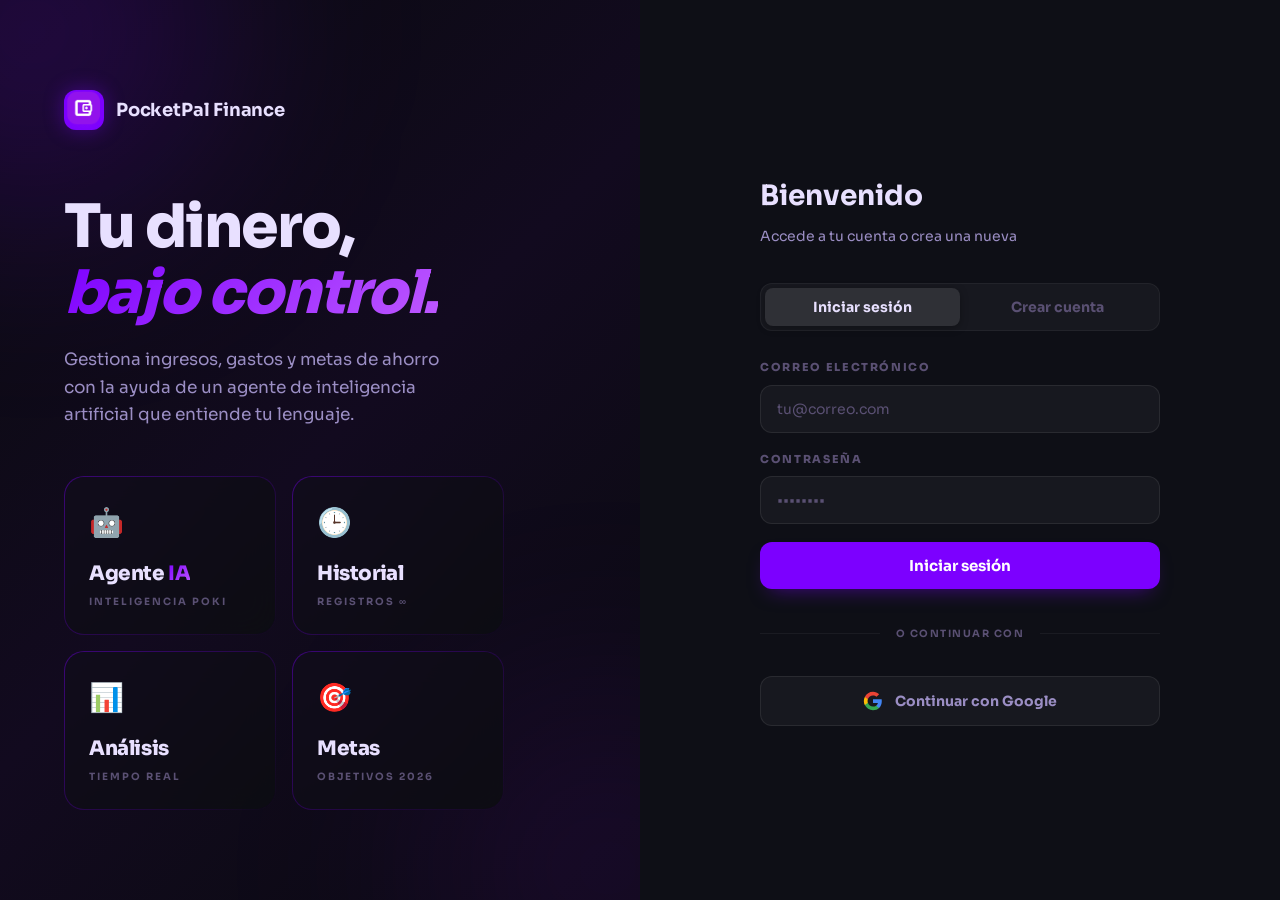
<file: frontend/index.html>
<!doctype html>
<html lang="es">
    <head>
        <meta charset="UTF-8" />
        <meta name="viewport" content="width=device-width, initial-scale=1.0" />
        <title>PocketPal Finance — Inicia sesión</title>

        <!-- Fuentes -->
        <link rel="preconnect" href="https://fonts.googleapis.com" />
        <link rel="preconnect" href="https://fonts.gstatic.com" crossorigin />
        <link
            href="https://fonts.googleapis.com/css2?family=Sora:wght@300;400;600;700;800&display=swap"
            rel="stylesheet" />

        <!-- Estilos -->
        <link rel="stylesheet" href="css/base.css" />
        <link rel="stylesheet" href="css/components.css" />
        <link rel="stylesheet" href="css/login.css" />

        <!-- PWA -->
        <link rel="manifest" href="manifest.json" />
        <meta name="theme-color" content="#4f46e5" />
        <meta name="mobile-web-app-capable" content="yes" />
        <meta name="apple-mobile-web-app-capable" content="yes" />
        <meta name="apple-mobile-web-app-status-bar-style" content="default" />
        <meta name="apple-mobile-web-app-title" content="PPAL" />
        <link rel="apple-touch-icon" href="assets/icons/icon128.png" />
    </head>

    <body>
        <div class="login-shell">
            <!-- ── Panel izquierdo — Propuesta de valor ─────────────────────────────── -->
            <div class="login-panel">
                <div class="login-panel-orb login-panel-orb-top"></div>
                <div class="login-panel-orb login-panel-orb-bottom"></div>

                <div style="position: relative; z-index: 1">
                    <!-- Logo -->
                    <div class="login-logo">
                        <div class="login-logo-mark">
                            <img
                                src="assets/logoPocketPal.png"
                                alt="PocketPal"
                                style="
                                    width: 100%;
                                    height: 100%;
                                    object-fit: cover;
                                " />
                        </div>
                        <span
                            style="
                                font-size: 18px;
                                font-weight: 700;
                                letter-spacing: -0.01em;
                            "
                            >PocketPal Finance</span
                        >
                    </div>

                    <!-- Heading -->
                    <h1 class="login-hero-title">
                        Tu dinero,<br /><span
                            class="gradient-text"
                            style="font-style: italic"
                            >bajo control.</span
                        >
                    </h1>
                    <p class="login-hero-subtitle">
                        Gestiona ingresos, gastos y metas de ahorro con la ayuda
                        de un agente de inteligencia artificial que entiende tu
                        lenguaje.
                    </p>

                    <!-- Feature cards -->
                    <div class="login-features">
                        <div class="feature-card">
                            <div class="feature-card-inner">
                                <div class="feature-emoji">🤖</div>
                                <div class="feature-name">
                                    Agente <span class="gradient-text">IA</span>
                                </div>
                                <div class="feature-sub">Inteligencia POKI</div>
                            </div>
                        </div>
                        <div class="feature-card">
                            <div class="feature-card-inner">
                                <div class="feature-emoji">🕒</div>
                                <div class="feature-name">Historial</div>
                                <div class="feature-sub">Registros ∞</div>
                            </div>
                        </div>
                        <div class="feature-card">
                            <div class="feature-card-inner">
                                <div class="feature-emoji">📊</div>
                                <div class="feature-name">Análisis</div>
                                <div class="feature-sub">Tiempo Real</div>
                            </div>
                        </div>
                        <div class="feature-card">
                            <div class="feature-card-inner">
                                <div class="feature-emoji">🎯</div>
                                <div class="feature-name">Metas</div>
                                <div class="feature-sub">Objetivos 2026</div>
                            </div>
                        </div>
                    </div>
                </div>
            </div>

            <!-- ── Panel derecho — Formulario de autenticación ──────────────────────── -->
            <div class="login-form-side">
                <div class="login-form-container">
                    <h2 class="login-form-heading">Bienvenido</h2>
                    <p class="login-form-sub">
                        Accede a tu cuenta o crea una nueva
                    </p>

                    <!-- Pestañas Login / Registro -->
                    <div class="auth-tabs" role="tablist">
                        <button
                            id="tab-login"
                            class="auth-tab active"
                            role="tab"
                            aria-selected="true"
                            data-tab="login">
                            Iniciar sesión
                        </button>
                        <button
                            id="tab-register"
                            class="auth-tab"
                            role="tab"
                            aria-selected="false"
                            data-tab="register">
                            Crear cuenta
                        </button>
                    </div>

                    <!-- Formulario de login -->
                    <form id="login-form" novalidate>
                        <div class="auth-field">
                            <label class="auth-label" for="login-email"
                                >Correo electrónico</label
                            >
                            <input
                                class="auth-input"
                                type="email"
                                id="login-email"
                                placeholder="tu@correo.com"
                                autocomplete="email"
                                required />
                        </div>
                        <div class="auth-field">
                            <label class="auth-label" for="login-password"
                                >Contraseña</label
                            >
                            <input
                                class="auth-input"
                                type="password"
                                id="login-password"
                                placeholder="••••••••"
                                autocomplete="current-password"
                                required />
                        </div>
                        <button
                            type="submit"
                            class="auth-submit"
                            id="login-btn">
                            Iniciar sesión
                        </button>
                    </form>

                    <!-- Formulario de registro (oculto por defecto) -->
                    <form id="register-form" novalidate hidden>
                        <div class="auth-field">
                            <label class="auth-label" for="reg-name"
                                >Nombre completo</label
                            >
                            <input
                                class="auth-input"
                                type="text"
                                id="reg-name"
                                placeholder="Tu nombre"
                                autocomplete="name"
                                required />
                        </div>
                        <div class="auth-field">
                            <label class="auth-label" for="reg-email"
                                >Correo electrónico</label
                            >
                            <input
                                class="auth-input"
                                type="email"
                                id="reg-email"
                                placeholder="tu@correo.com"
                                autocomplete="email"
                                required />
                        </div>
                        <div class="auth-field">
                            <label class="auth-label" for="reg-password"
                                >Contraseña</label
                            >
                            <input
                                class="auth-input"
                                type="password"
                                id="reg-password"
                                placeholder="Mínimo 6 caracteres"
                                autocomplete="new-password"
                                required />
                        </div>
                        <button
                            type="submit"
                            class="auth-submit"
                            id="register-btn">
                            Crear mi cuenta
                        </button>
                    </form>

                    <!-- Divisor -->
                    <div class="auth-divider">
                        <span class="auth-divider-text">o continuar con</span>
                    </div>

                    <!-- Botón Google -->
                    <button class="btn-google" id="btn-google" type="button">
                        <!-- SVG del logo de Google — inline es correcto aquí porque es un ícono de tercero,
             no un estilo. No se puede externalizar a un archivo CSS. -->
                        <svg
                            width="20"
                            height="20"
                            viewBox="0 0 24 24"
                            aria-hidden="true">
                            <path
                                fill="#4285F4"
                                d="M22.56 12.25c0-.78-.07-1.53-.2-2.25H12v4.26h5.92c-.26 1.37-1.04 2.53-2.21 3.31v2.77h3.57c2.08-1.92 3.28-4.74 3.28-8.09z" />
                            <path
                                fill="#34A853"
                                d="M12 23c2.97 0 5.46-.98 7.28-2.66l-3.57-2.77c-.98.66-2.23 1.06-3.71 1.06-2.86 0-5.29-1.93-6.16-4.53H2.18v2.84C3.99 20.53 7.7 23 12 23z" />
                            <path
                                fill="#FBBC05"
                                d="M5.84 14.09c-.22-.66-.35-1.36-.35-2.09s.13-1.43.35-2.09V7.07H2.18C1.43 8.55 1 10.22 1 12s.43 3.45 1.18 4.93l3.66-2.84z" />
                            <path
                                fill="#EA4335"
                                d="M12 5.38c1.62 0 3.06.56 4.21 1.64l3.15-3.15C17.45 2.09 14.97 1 12 1 7.7 1 3.99 3.47 2.18 7.07l3.66 2.84c.87-2.6 3.3-4.53 6.16-4.53z" />
                        </svg>
                        Continuar con Google
                    </button>
                </div>
            </div>
        </div>

        <!-- Toast container -->
        <div id="toast-container"></div>
        <!-- Script: Contiene la API_URL -->
        <script src="./js/config.js"></script>
        <!-- Scripts: api.js primero (define auth, toast, saveAuth), luego la lógica de la página -->
        <script src="js/api.js"></script>
        <script src="js/pages/login.js"></script>
        <script src="js/pwa.js"></script>
    </body>
</html>
</file>
<file: frontend/css/base.css>
/**
 * base.css — Reset, variables CSS, tipografía y estilos globales.
 *
 * Este archivo se carga en TODAS las páginas de PocketPal.
 * No contiene estilos específicos de ninguna página ni componente.
 * Las variables CSS se definen aquí para que todos los archivos CSS las hereden.
 *
 * Orden de carga recomendado:
 *   1. base.css       ← variables + reset + tipografía
 *   2. components.css ← componentes reutilizables (btn, modal, badge, toast…)
 *   3. [page].css     ← estilos específicos de la página
 */

/* ── Reset ─────────────────────────────────────────────────────────────────── */
*,
*::before,
*::after {
    box-sizing: border-box;
    margin: 0;
    padding: 0;
}

html {
    scroll-behavior: smooth;
}

body {
    font-family: "Sora", sans-serif;
    background: var(--bg);
    color: var(--text);
    -webkit-font-smoothing: antialiased;
    font-size: 14px;
    line-height: 1.6;
}

a {
    color: inherit;
    text-decoration: none;
}
button {
    cursor: pointer;
    border: none;
    background: none;
    font-family: inherit;
}

/* ── CSS Custom Properties (Design Tokens) ─────────────────────────────────── */
:root {
    /* Fondos en escala de oscuridad */
    --bg: #0a0b0f;
    --bg2: #0e0f16;
    --bg3: #13141e;
    --surface: #191a27;

    /* Bordes */
    --border: rgba(124, 0, 255, 0.15);
    --border2: rgba(124, 0, 255, 0.3);

    /* Paleta de marca */
    --purple: #7c00ff;
    --violet: #8b00ff;

    /* Texto */
    --text: #e8e0ff;
    --text2: #9b8ec4;
    --text3: #5a5073;

    /* Semánticos */
    --green: #00e5a0;
    --red: #ff4d6d;
    --blue: #4d9fff;
    --gold: #f5c542;

    /* Radios */
    --radius: 12px;
    --radius-lg: 20px;
}

/* ── Scrollbar personalizada ────────────────────────────────────────────────── */
::-webkit-scrollbar {
    width: 4px;
    height: 4px;
}
::-webkit-scrollbar-track {
    background: transparent;
}
::-webkit-scrollbar-thumb {
    background: rgba(124, 0, 255, 0.35);
    border-radius: 99px;
}

/* ── Helpers de texto ───────────────────────────────────────────────────────── */
.gradient-text {
    background: linear-gradient(135deg, #7c00ff, #bf5aff);
    -webkit-background-clip: text;
    -webkit-text-fill-color: transparent;
    background-clip: text;
}

.text-dim {
    color: var(--text3);
}

/* ── Helpers de fondo ───────────────────────────────────────────────────────── */
.nova-grad {
    background: linear-gradient(135deg, #7c00ff, #bf5aff);
}
.nova-avatar-grad {
    background: linear-gradient(135deg, #7c00ff, #bf5aff);
}
.progress-fill {
    background: linear-gradient(90deg, #7c00ff, #bf5aff);
}

/* ── Animación de entrada (usada en page-section) ───────────────────────────── */
@keyframes fadeUp {
    from {
        opacity: 0;
        transform: translateY(10px);
    }
    to {
        opacity: 1;
        transform: none;
    }
}

.page-section {
    animation: fadeUp 0.3s ease forwards;
}

/* ── Skeleton loading ───────────────────────────────────────────────────────── */
@keyframes shimmer {
    to {
        background-position: -200% 0;
    }
}

.skeleton {
    background: linear-gradient(
        90deg,
        var(--bg3) 25%,
        var(--surface) 50%,
        var(--bg3) 75%
    );
    background-size: 200% 100%;
    animation: shimmer 1.4s infinite;
    border-radius: 8px;
}

/* ── Spinner ────────────────────────────────────────────────────────────────── */
@keyframes spin {
    to {
        transform: rotate(360deg);
    }
}

.spinner {
    display: inline-block;
    width: 16px;
    height: 16px;
    border: 2px solid rgba(124, 0, 255, 0.2);
    border-top-color: var(--purple);
    border-radius: 50%;
    animation: spin 0.7s linear infinite;
    vertical-align: middle;
}
</file>
<file: frontend/css/components.css>
/**
 * components.css — Componentes de UI reutilizables.
 *
 * Se carga en TODAS las páginas, después de base.css.
 * Contiene únicamente clases de componentes que pueden aparecer
 * en más de una página: botones, modales, badges, toasts, tablas,
 * formularios y paginación.
 *
 * NO contiene:
 *   - Estilos de layout de página (eso va en [page].css)
 *   - Estilos de componentes específicos de una sola página
 */

/* ══════════════════════════════════════════════════════════════
   BOTONES
   ══════════════════════════════════════════════════════════════ */

.btn {
    display: inline-flex;
    align-items: center;
    justify-content: center;
    gap: 8px;
    padding: 11px 20px;
    border-radius: var(--radius);
    font-weight: 500;
    font-size: 14px;
    font-family: "Sora", sans-serif;
    white-space: nowrap;
    transition: all 0.2s;
    cursor: pointer;
    border: none;
}

/* Primario — gradiente púrpura */
.btn-primary {
    background: linear-gradient(135deg, var(--purple), var(--violet));
    color: #fff;
    width: 100%;
    padding: 13px;
    font-size: 15px;
    font-weight: 600;
}
.btn-primary:hover {
    opacity: 0.9;
    transform: translateY(-1px);
    box-shadow: 0 8px 24px rgba(124, 0, 255, 0.35);
}

/* Secundario — borde sutil */
.btn-secondary {
    background: var(--surface);
    color: var(--text);
    border: 1px solid var(--border);
}
.btn-secondary:hover {
    border-color: var(--border2);
    background: var(--bg3);
}

/* Ghost — sin fondo */
.btn-ghost {
    color: var(--text2);
    padding: 8px 12px;
}
.btn-ghost:hover {
    color: var(--text);
    background: var(--surface);
}

/* Peligro — rojo */
.btn-danger {
    background: rgba(255, 77, 109, 0.12);
    color: var(--red);
    border: 1px solid rgba(255, 77, 109, 0.25);
}
.btn-danger:hover {
    background: rgba(255, 77, 109, 0.22);
}

/* Tamaños */
.btn-sm {
    padding: 7px 14px;
    font-size: 13px;
}
.btn-icon {
    padding: 6px 8px;
}

/* Estado deshabilitado */
.btn:disabled {
    opacity: 0.45;
    cursor: not-allowed;
    transform: none !important;
}

/* ══════════════════════════════════════════════════════════════
   MODALES
   ══════════════════════════════════════════════════════════════ */

/* Overlay semitransparente que cubre toda la pantalla */
.modal-overlay {
    position: fixed;
    inset: 0;
    background: rgba(0, 0, 0, 0.75);
    backdrop-filter: blur(6px);
    display: flex;
    align-items: center;
    justify-content: center;
    z-index: 100;
    opacity: 0;
    pointer-events: none;
    transition: opacity 0.2s;
    padding: 16px; /* espacio en móvil */
}

/* Clase .open la añade ui.js al abrir */
.modal-overlay.open {
    opacity: 1;
    pointer-events: all;
}

/* Contenedor del modal */
.modal {
    background: var(--bg2);
    border: 1px solid var(--border2);
    border-radius: var(--radius-lg);
    padding: 28px;
    width: 100%;
    max-width: 480px;
    transform: translateY(20px) scale(0.97);
    transition: transform 0.25s ease;
    max-height: 90vh;
    overflow-y: auto;
}

.modal-overlay.open .modal {
    transform: none;
}

/* Cabecera del modal */
.modal-header {
    display: flex;
    align-items: center;
    justify-content: space-between;
    margin-bottom: 24px;
}

.modal-title {
    font-size: 18px;
    font-weight: 700;
    color: var(--text);
}

/* Botón × para cerrar */
.modal-close {
    width: 32px;
    height: 32px;
    border-radius: 8px;
    background: var(--bg3);
    color: var(--text2);
    display: grid;
    place-items: center;
    font-size: 18px;
    cursor: pointer;
    transition: all 0.2s;
    border: none;
    font-family: inherit;
}
.modal-close:hover {
    background: var(--surface);
    color: var(--text);
}

/* ══════════════════════════════════════════════════════════════
   BADGES
   ══════════════════════════════════════════════════════════════ */

.badge {
    display: inline-flex;
    align-items: center;
    gap: 4px;
    padding: 3px 9px;
    border-radius: 99px;
    font-size: 11px;
    font-weight: 600;
}

.badge-income {
    background: rgba(0, 229, 160, 0.12);
    color: var(--green);
}
.badge-expense {
    background: rgba(255, 77, 109, 0.12);
    color: var(--red);
}
.badge-saving {
    background: rgba(124, 0, 255, 0.15);
    color: #bf5aff;
}
.badge-blue {
    background: rgba(77, 159, 255, 0.12);
    color: var(--blue);
}
.badge-gold {
    background: rgba(245, 197, 66, 0.12);
    color: var(--gold);
}

/* ══════════════════════════════════════════════════════════════
   TOASTS
   ══════════════════════════════════════════════════════════════ */

#toast-container {
    position: fixed;
    bottom: 24px;
    right: 24px;
    z-index: 9999;
    display: flex;
    flex-direction: column;
    gap: 8px;
    pointer-events: none;
}

.toast {
    display: flex;
    align-items: center;
    gap: 10px;
    background: var(--surface);
    border: 1px solid var(--border2);
    border-radius: var(--radius);
    padding: 12px 16px;
    font-size: 13px;
    font-weight: 500;
    min-width: 260px;
    transform: translateX(120%);
    transition: transform 0.35s cubic-bezier(0.34, 1.56, 0.64, 1);
    box-shadow: 0 8px 48px rgba(0, 0, 0, 0.6);
    pointer-events: all;
}

.toast.show {
    transform: translateX(0);
}
.toast-success {
    border-color: rgba(0, 229, 160, 0.3);
}
.toast-error {
    border-color: rgba(255, 77, 109, 0.3);
}

.toast-icon {
    width: 22px;
    height: 22px;
    border-radius: 50%;
    display: grid;
    place-items: center;
    font-size: 12px;
    font-weight: 700;
    flex-shrink: 0;
}
.toast-success .toast-icon {
    background: rgba(0, 229, 160, 0.12);
    color: var(--green);
}
.toast-error .toast-icon {
    background: rgba(255, 77, 109, 0.12);
    color: var(--red);
}
.toast-info .toast-icon {
    background: rgba(77, 159, 255, 0.12);
    color: var(--blue);
}

/* ══════════════════════════════════════════════════════════════
   FORMULARIOS
   ══════════════════════════════════════════════════════════════ */

/* Inputs, selects y textareas compartidos */
input,
textarea,
select {
    font-family: "Sora", sans-serif;
    background: var(--bg3);
    border: 1px solid var(--border2);
    color: var(--text);
    border-radius: var(--radius);
    padding: 10px 14px;
    font-size: 14px;
    width: 100%;
    transition:
        border-color 0.2s,
        box-shadow 0.2s;
}

input:focus,
textarea:focus,
select:focus {
    outline: none;
    border-color: var(--purple);
    box-shadow: 0 0 0 3px rgba(124, 0, 255, 0.2);
}

input::placeholder,
textarea::placeholder {
    color: var(--text3);
}

select option {
    background: var(--bg3);
}

.form-group {
    margin-bottom: 16px;
}

.form-label {
    display: block;
    font-size: 12px;
    font-weight: 600;
    color: var(--text2);
    margin-bottom: 6px;
    text-transform: uppercase;
    letter-spacing: 0.5px;
}

.form-hint {
    font-size: 11px;
    color: var(--text3);
    margin-top: 4px;
}

.form-row {
    display: grid;
    grid-template-columns: 1fr 1fr;
    gap: 12px;
}
@media (max-width: 480px) {
    .form-row {
        grid-template-columns: 1fr;
    }
}

.form-actions {
    display: flex;
    gap: 10px;
    margin-top: 24px;
    justify-content: flex-end;
}

/* Toggle de tipo de transacción (Ingreso / Gasto) */
.type-toggle {
    display: flex;
    background: var(--bg3);
    border-radius: var(--radius);
    padding: 4px;
    gap: 4px;
}

.type-btn {
    flex: 1;
    padding: 9px;
    border-radius: 8px;
    text-align: center;
    font-weight: 600;
    font-size: 13px;
    color: var(--text2);
    cursor: pointer;
    transition: all 0.2s;
    font-family: "Sora", sans-serif;
}
.type-btn.income.active {
    background: rgba(0, 229, 160, 0.12);
    color: var(--green);
}
.type-btn.expense.active {
    background: rgba(255, 77, 109, 0.12);
    color: var(--red);
}

/* ══════════════════════════════════════════════════════════════
   TABLA
   ══════════════════════════════════════════════════════════════ */

table {
    width: 100%;
    border-collapse: collapse;
}

th {
    text-align: left;
    font-size: 11px;
    font-weight: 600;
    text-transform: uppercase;
    letter-spacing: 0.5px;
    color: var(--text3);
    padding: 8px 12px;
    border-bottom: 1px solid var(--border);
}

td {
    padding: 11px 12px;
    border-bottom: 1px solid rgba(124, 0, 255, 0.08);
    font-size: 13px;
    color: var(--text2);
}

tr:last-child td {
    border-bottom: none;
}
tr:hover td {
    background: rgba(124, 0, 255, 0.04);
    color: var(--text);
}

/* Montos con fuente monospace */
.amount-income {
    color: var(--green);
    font-family: "JetBrains Mono", monospace;
    font-weight: 600;
}
.amount-expense {
    color: var(--red);
    font-family: "JetBrains Mono", monospace;
    font-weight: 600;
}

/* ══════════════════════════════════════════════════════════════
   FILTROS
   ══════════════════════════════════════════════════════════════ */

.filters-row {
    display: flex;
    gap: 8px;
    flex-wrap: wrap;
    margin-bottom: 16px;
}

.filters-row input,
.filters-row select {
    width: auto;
    flex: 1;
    min-width: 120px;
    padding: 7px 10px;
    font-size: 12px;
}

/* ══════════════════════════════════════════════════════════════
   PAGINACIÓN
   ══════════════════════════════════════════════════════════════ */

.pagination {
    display: flex;
    align-items: center;
    justify-content: space-between;
    flex-wrap: wrap;
    gap: 8px;
    padding-top: 12px;
}

.pagination-info {
    font-size: 12px;
    color: var(--text3);
}

.pagination-controls {
    display: flex;
    gap: 6px;
    align-items: center;
}

.pagination-page {
    font-size: 12px;
    color: var(--text2);
    padding: 0 4px;
}

.pagination button:disabled {
    opacity: 0.35;
    cursor: not-allowed;
}

/* ══════════════════════════════════════════════════════════════
   TARJETA DE META
   ══════════════════════════════════════════════════════════════ */

.goal-card {
    background: var(--bg3);
    border: 1px solid var(--border);
    border-radius: var(--radius);
    padding: 16px;
    transition: border-color 0.2s;
}
.goal-card:hover {
    border-color: var(--border2);
}
.goal-card.completed {
    opacity: 0.6;
}

.goal-header {
    display: flex;
    justify-content: space-between;
    align-items: flex-start;
    gap: 8px;
    margin-bottom: 4px;
}

.goal-title {
    font-weight: 600;
    font-size: 14px;
    color: var(--text);
}

.goal-amounts {
    display: flex;
    justify-content: space-between;
    font-size: 12px;
    color: var(--text2);
    margin: 6px 0;
}

.goal-pct {
    font-family: "JetBrains Mono", monospace;
    font-weight: 600;
    font-size: 12px;
    color: var(--purple);
}

.goal-actions {
    display: flex;
    gap: 4px;
    flex-shrink: 0;
}

/* Barra de progreso */
.progress-bar-wrap {
    height: 6px;
    background: var(--bg);
    border-radius: 99px;
    overflow: hidden;
    margin-top: 8px;
}

.progress-bar-fill {
    height: 100%;
    border-radius: 99px;
    background: linear-gradient(90deg, var(--purple), #bf5aff);
    transition: width 0.6s ease;
}

/* ══════════════════════════════════════════════════════════════
   EMPTY STATE
   ══════════════════════════════════════════════════════════════ */

.empty-state {
    text-align: center;
    padding: 32px 16px;
    color: var(--text3);
}

.empty-state-icon {
    font-size: 2rem;
    margin-bottom: 8px;
}
.empty-state-text {
    font-size: 13px;
}

/* ══════════════════════════════════════════════════════════════
   ESTADO DE PELIGRO (confirmaciones de eliminación)
   ══════════════════════════════════════════════════════════════ */

.danger-box {
    background: var(--bg3);
    border: 1px solid rgba(255, 77, 109, 0.2);
    border-radius: var(--radius);
    padding: 14px 16px;
    font-size: 13px;
    color: var(--text2);
    margin-bottom: 20px;
}
</file>
<file: frontend/css/login.css>
/**
 * login.css — Estilos específicos de la página de login/registro (index.html).
 *
 * Cargado SOLO en index.html, después de base.css y components.css.
 * Define el layout de dos columnas (panel decorativo + formulario)
 * y los estilos propios del formulario de auth.
 */

/* ══════════════════════════════════════════════════════════════
   LAYOUT — Dos columnas a pantalla completa
   ══════════════════════════════════════════════════════════════ */

.login-shell {
    display: grid;
    grid-template-columns: 1fr 1fr;
    min-height: 100vh;
}

@media (max-width: 1024px) {
    /* En tablet/móvil solo se muestra el formulario */
    .login-shell {
        grid-template-columns: 1fr;
    }
    .login-panel {
        display: none;
    }
}

/* ══════════════════════════════════════════════════════════════
   PANEL IZQUIERDO — Decorativo con propuesta de valor
   ══════════════════════════════════════════════════════════════ */

.login-panel {
    display: flex;
    flex-direction: column;
    justify-content: center;
    padding: 64px;
    position: relative;
    overflow: hidden;
    background: linear-gradient(135deg, var(--bg), #120a1f, var(--bg));
}

/* Orbes de luz de fondo */
.login-panel-orb {
    position: absolute;
    border-radius: 50%;
    filter: blur(100px);
    pointer-events: none;
}
.login-panel-orb-top {
    width: 384px;
    height: 384px;
    top: -160px;
    left: -160px;
    background: rgba(124, 0, 255, 0.2);
}
.login-panel-orb-bottom {
    width: 384px;
    height: 384px;
    bottom: -160px;
    right: -160px;
    background: rgba(139, 0, 255, 0.1);
}

/* Logo del panel */
.login-logo {
    display: flex;
    align-items: center;
    gap: 12px;
    margin-bottom: 64px;
}

.login-logo-mark {
    width: 40px;
    height: 40px;
    border-radius: 12px;
    background: var(--purple);
    display: grid;
    place-items: center;
    font-weight: 900;
    color: #fff;
    font-size: 13px;
    box-shadow: 0 0 20px rgba(124, 0, 255, 0.4);
    overflow: hidden;
}

/* Heading principal */
.login-hero-title {
    font-size: clamp(36px, 5vw, 60px);
    font-weight: 900;
    line-height: 1.1;
    letter-spacing: -0.03em;
    margin-bottom: 20px;
    color: var(--text);
}

.login-hero-subtitle {
    font-size: 17px;
    color: var(--text2);
    line-height: 1.6;
    margin-bottom: 48px;
    max-width: 400px;
}

/* Grid de feature cards */
.login-features {
    display: grid;
    grid-template-columns: 1fr 1fr;
    gap: 16px;
    max-width: 440px;
}

.feature-card {
    position: relative;
    border-radius: var(--radius-lg);
    padding: 1px;
    background: linear-gradient(135deg, rgba(124, 0, 255, 0.4), transparent);
    transition: all 0.4s;
}
.feature-card:hover {
    background: linear-gradient(135deg, var(--purple), transparent);
}

.feature-card-inner {
    background: rgba(13, 14, 18, 0.9);
    backdrop-filter: blur(16px);
    border-radius: calc(var(--radius-lg) - 1px);
    padding: 24px;
    height: 100%;
}

.feature-emoji {
    font-size: 28px;
    margin-bottom: 12px;
}
.feature-name {
    font-size: 20px;
    font-weight: 900;
    color: var(--text);
    letter-spacing: -0.02em;
}
.feature-sub {
    font-size: 10px;
    color: var(--text3);
    font-weight: 700;
    text-transform: uppercase;
    letter-spacing: 0.2em;
    margin-top: 4px;
}

/* ══════════════════════════════════════════════════════════════
   PANEL DERECHO — Formulario de autenticación
   ══════════════════════════════════════════════════════════════ */

.login-form-side {
    display: flex;
    align-items: center;
    justify-content: center;
    padding: 32px;
    background: var(--bg);
}

@media (min-width: 1024px) {
    .login-form-side {
        background: var(--bg2);
    }
}

.login-form-container {
    width: 100%;
    max-width: 400px;
}

.login-form-heading {
    font-size: 28px;
    font-weight: 700;
    color: var(--text);
    margin-bottom: 6px;
}

.login-form-sub {
    font-size: 14px;
    color: var(--text2);
    margin-bottom: 36px;
}

/* Pestañas Login / Registro */
.auth-tabs {
    display: flex;
    background: rgba(255, 255, 255, 0.04);
    padding: 4px;
    border-radius: var(--radius);
    margin-bottom: 28px;
    border: 1px solid rgba(255, 255, 255, 0.05);
}

.auth-tab {
    flex: 1;
    padding: 10px;
    border-radius: 8px;
    font-size: 14px;
    font-weight: 700;
    text-align: center;
    cursor: pointer;
    transition: all 0.25s;
    color: var(--text3);
    font-family: "Sora", sans-serif;
    border: none;
    background: none;
}

.auth-tab.active {
    background: rgba(255, 255, 255, 0.1);
    color: var(--text);
    box-shadow: 0 2px 8px rgba(0, 0, 0, 0.3);
}

/* Inputs de login */
.auth-input {
    width: 100%;
    background: rgba(255, 255, 255, 0.04);
    border: 1px solid rgba(255, 255, 255, 0.08);
    border-radius: var(--radius);
    padding: 14px 16px;
    font-size: 14px;
    color: var(--text);
    transition: all 0.2s;
    font-family: "Sora", sans-serif;
}
.auth-input:focus {
    outline: none;
    border-color: var(--violet);
    box-shadow: 0 0 0 3px rgba(139, 0, 255, 0.15);
}
.auth-input::placeholder {
    color: var(--text3);
}

.auth-label {
    display: block;
    font-size: 11px;
    font-weight: 900;
    text-transform: uppercase;
    letter-spacing: 0.15em;
    color: var(--text3);
    margin-bottom: 8px;
}

.auth-field {
    margin-bottom: 18px;
}

/* Botón de submit */
.auth-submit {
    width: 100%;
    background: var(--purple);
    color: #fff;
    font-weight: 700;
    font-size: 15px;
    padding: 14px;
    border-radius: var(--radius);
    border: none;
    cursor: pointer;
    transition: all 0.2s;
    font-family: "Sora", sans-serif;
    box-shadow: 0 10px 20px -10px rgba(124, 0, 255, 0.5);
    display: flex;
    align-items: center;
    justify-content: center;
    gap: 8px;
}
.auth-submit:hover {
    background: var(--violet);
    transform: translateY(-1px);
}
.auth-submit:active {
    transform: scale(0.98);
}
.auth-submit:disabled {
    opacity: 0.5;
    cursor: not-allowed;
    transform: none;
}

/* Divisor "o continuar con" */
.auth-divider {
    position: relative;
    margin: 32px 0;
    text-align: center;
}
.auth-divider::before {
    content: "";
    position: absolute;
    top: 50%;
    left: 0;
    right: 0;
    height: 1px;
    background: rgba(255, 255, 255, 0.05);
}
.auth-divider-text {
    position: relative;
    display: inline-block;
    padding: 0 16px;
    font-size: 10px;
    font-weight: 700;
    text-transform: uppercase;
    letter-spacing: 0.15em;
    color: var(--text3);
    background: var(--bg);
}
@media (min-width: 1024px) {
    .auth-divider-text {
        background: var(--bg2);
    }
}

/* Botón de Google */
.btn-google {
    width: 100%;
    display: flex;
    align-items: center;
    justify-content: center;
    gap: 12px;
    padding: 14px;
    border-radius: var(--radius);
    border: 1px solid rgba(255, 255, 255, 0.08);
    background: rgba(255, 255, 255, 0.04);
    color: var(--text2);
    font-weight: 700;
    font-size: 14px;
    cursor: pointer;
    transition: all 0.2s;
    font-family: "Sora", sans-serif;
}
.btn-google:hover {
    background: rgba(255, 255, 255, 0.08);
}
.btn-google:active {
    transform: scale(0.98);
}
</file>
<file: frontend/css/ai.css>
/**
 * ai.css — Estilos específicos de la página del agente IA (ai.html).
 *
 * Cargado SOLO en ai.html, después de base.css y components.css.
 * Define el layout del chat, burbujas de mensaje, indicador de typing
 * y los botones de acciones rápidas.
 */

/* ══════════════════════════════════════════════════════════════
   LAYOUT — Header + área de chat
   ══════════════════════════════════════════════════════════════ */

.ai-shell {
    display: grid;
    grid-template-rows: 64px 1fr;
    min-height: 100vh;
}

.ai-header {
    display: flex;
    align-items: center;
    justify-content: space-between;
    padding: 0 28px;
    height: 64px;
    background: var(--bg2);
    border-bottom: 1px solid var(--border);
    position: sticky;
    top: 0;
    z-index: 10;
}

.ai-main {
    display: flex;
    flex-direction: column;
    background: var(--bg);
    overflow: hidden;
    height: calc(100vh - 64px);
}

.ai-content {
    display: flex;
    flex-direction: column;
    height: 100%;
    max-width: 768px;
    width: 100%;
    margin: 0 auto;
    padding: 20px 16px;
    gap: 16px;
}

@media (min-width: 640px) {
    .ai-content {
        padding: 20px 24px;
    }
}

/* ══════════════════════════════════════════════════════════════
   AGENT HEADER — Avatar + nombre + estado online
   ══════════════════════════════════════════════════════════════ */

.agent-header {
    display: flex;
    align-items: center;
    gap: 12px;
    flex-shrink: 0;
}

.agent-avatar {
    width: 44px;
    height: 44px;
    border-radius: 14px;
    background: linear-gradient(135deg, var(--purple), #bf5aff);
    display: grid;
    place-items: center;
    font-size: 20px;
    flex-shrink: 0;
    box-shadow: 0 0 32px rgba(124, 0, 255, 0.25);
}

.agent-name {
    font-weight: 700;
    font-size: 18px;
}
.agent-status {
    display: flex;
    align-items: center;
    gap: 6px;
    font-size: 12px;
    color: var(--purple);
    font-weight: 500;
}

/* Punto pulsante de "en línea" */
@keyframes pulseDot {
    0%,
    100% {
        opacity: 1;
    }
    50% {
        opacity: 0.3;
    }
}

.status-dot {
    width: 6px;
    height: 6px;
    border-radius: 50%;
    background: var(--purple);
    animation: pulseDot 2s infinite;
}

/* ══════════════════════════════════════════════════════════════
   MENSAJES — Área de chat scrolleable
   ══════════════════════════════════════════════════════════════ */

.chat-messages {
    flex: 1;
    display: flex;
    flex-direction: column;
    gap: 16px;
    overflow-y: auto;
    padding-right: 4px;
    min-height: 0; /* importante para que flex no colapse el scroll */
}

/* Animación de entrada de burbuja */
@keyframes bubbleIn {
    from {
        opacity: 0;
        transform: translateY(8px);
    }
    to {
        opacity: 1;
        transform: none;
    }
}

.chat-bubble {
    display: flex;
    flex-direction: column;
    max-width: 80%;
    animation: bubbleIn 0.25s ease forwards;
}
@media (min-width: 640px) {
    .chat-bubble {
        max-width: 75%;
    }
}

.chat-bubble.user {
    align-self: flex-end;
}
.chat-bubble.assistant {
    align-self: flex-start;
}

/* Contenido de la burbuja */
.bubble-body {
    padding: 12px 16px;
    font-size: 14px;
    line-height: 1.6;
    border-radius: 18px;
}

.bubble-body.user {
    background: var(--purple);
    color: #fff;
    border-bottom-right-radius: 4px;
}

.bubble-body.assistant {
    background: var(--surface);
    border: 1px solid var(--border);
    color: var(--text);
    border-bottom-left-radius: 4px;
}

.bubble-time {
    display: block;
    font-size: 10px;
    opacity: 0.5;
    margin-top: 4px;
}

/* ══════════════════════════════════════════════════════════════
   TYPING INDICATOR — Tres puntos animados
   ══════════════════════════════════════════════════════════════ */

@keyframes typingBounce {
    0%,
    60%,
    100% {
        transform: none;
        opacity: 0.4;
    }
    30% {
        transform: translateY(-6px);
        opacity: 1;
    }
}

.typing-indicator {
    align-self: flex-start;
    display: flex;
    gap: 4px;
    padding: 14px 16px;
    background: var(--surface);
    border: 1px solid var(--border);
    border-radius: 18px;
    border-bottom-left-radius: 4px;
}

.typing-dot {
    width: 6px;
    height: 6px;
    border-radius: 50%;
    background: var(--text2);
    animation: typingBounce 1.4s infinite;
}
.typing-dot:nth-child(2) {
    animation-delay: 0.2s;
}
.typing-dot:nth-child(3) {
    animation-delay: 0.4s;
}

/* ══════════════════════════════════════════════════════════════
   INPUT AREA — Acciones rápidas + textarea + botón enviar
   ══════════════════════════════════════════════════════════════ */

.input-area {
    flex-shrink: 0;
    background: var(--bg2);
    border: 1px solid var(--border);
    border-radius: var(--radius-lg);
    padding: 12px;
    display: flex;
    flex-direction: column;
    gap: 10px;
}

/* Fila de botones de acción rápida */
.quick-actions {
    display: flex;
    flex-wrap: wrap;
    gap: 6px;
}

.quick-btn {
    padding: 6px 12px;
    border-radius: 99px;
    background: var(--bg3);
    border: 1px solid var(--border);
    color: var(--text2);
    font-size: 12px;
    font-weight: 500;
    cursor: pointer;
    transition: all 0.2s;
    font-family: "Sora", sans-serif;
    white-space: nowrap;
}
.quick-btn:hover {
    border-color: var(--purple);
    color: var(--purple);
}

/* Fila de textarea + botón enviar */
.input-row {
    display: flex;
    gap: 10px;
    align-items: flex-end;
}

.chat-input {
    flex: 1;
    background: var(--bg3);
    border: 1px solid var(--border);
    border-radius: var(--radius);
    padding: 10px 16px;
    font-size: 14px;
    color: var(--text);
    font-family: "Sora", sans-serif;
    line-height: 1.5;
    resize: none;
    min-height: 44px;
    max-height: 120px;
    transition:
        border-color 0.2s,
        box-shadow 0.2s;
}
.chat-input:focus {
    outline: none;
    border-color: var(--purple);
    box-shadow: 0 0 0 3px rgba(124, 0, 255, 0.2);
}
.chat-input::placeholder {
    color: var(--text3);
}

.send-btn {
    width: 44px;
    height: 44px;
    border-radius: var(--radius);
    background: linear-gradient(135deg, var(--purple), #bf5aff);
    display: grid;
    place-items: center;
    font-size: 18px;
    font-weight: 700;
    color: #fff;
    flex-shrink: 0;
    cursor: pointer;
    transition: all 0.2s;
    border: none;
    box-shadow: 0 0 32px rgba(124, 0, 255, 0.25);
}
.send-btn:hover {
    opacity: 0.9;
    transform: scale(1.05);
}
.send-btn:active {
    transform: scale(0.95);
}
.send-btn:disabled {
    opacity: 0.4;
    transform: none;
    cursor: not-allowed;
}

.input-hint {
    font-size: 11px;
    color: var(--text3);
    text-align: center;
}
</file>
